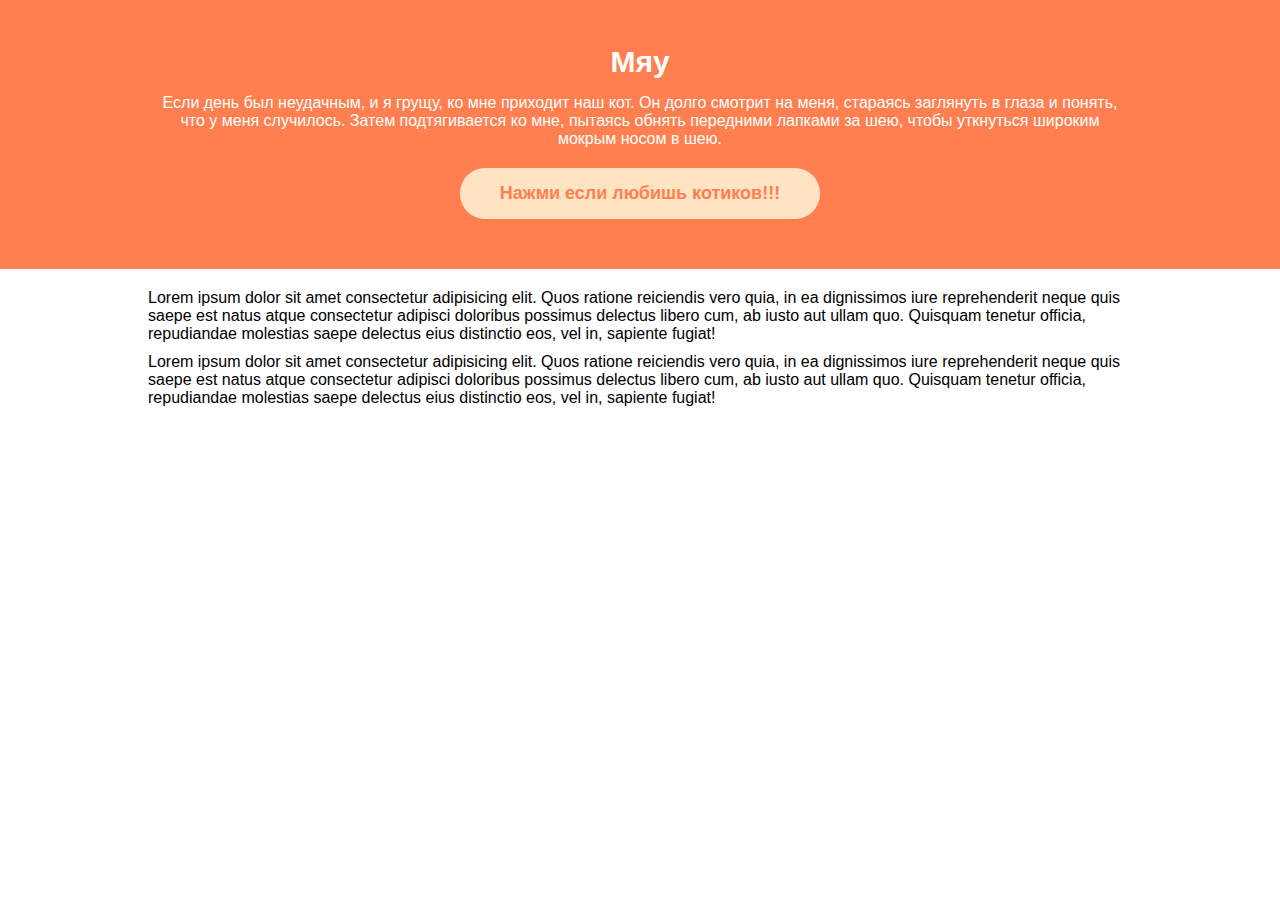
<file: js10/1/index.html>
<!DOCTYPE html>
<html lang="en">
<head>
    <meta charset="UTF-8">
    <meta http-equiv="X-UA-Compatible" content="IE=edge">
    <meta name="viewport" content="width=device-width, initial-scale=1.0">
    <title>Document</title>
    <link rel="stylesheet" href="style.css">
</head>
<body>
    <section class="head">
        <div class="container">
            <h1>Мяу</h1>
            <p>Если день был неудачным, и я грущу, ко мне приходит наш кот. Он долго смотрит на меня, стараясь заглянуть в глаза и понять, что у меня случилось. Затем подтягивается ко мне, пытаясь обнять передними лапками за шею, чтобы уткнуться широким мокрым носом в шею.</p>
            <button class="popup-btn" id="call-back">Нажми если любишь котиков!!!</button>
        </div>
    </section>
    <section class="main">
        <div class="container">
            <p>Lorem ipsum dolor sit amet consectetur adipisicing elit. Quos ratione reiciendis vero quia, in ea dignissimos iure reprehenderit neque quis saepe est natus atque consectetur adipisci doloribus possimus delectus libero cum, ab iusto aut ullam quo. Quisquam tenetur officia, repudiandae molestias saepe delectus eius distinctio eos, vel in, sapiente fugiat!</p>
            <p>Lorem ipsum dolor sit amet consectetur adipisicing elit. Quos ratione reiciendis vero quia, in ea dignissimos iure reprehenderit neque quis saepe est natus atque consectetur adipisci doloribus possimus delectus libero cum, ab iusto aut ullam quo. Quisquam tenetur officia, repudiandae molestias saepe delectus eius distinctio eos, vel in, sapiente fugiat!</p>
        </div>
    </section>

    <div class="popup" id="popup">
        <div class="popup__content">
            <button class="popup__close">X</button>
            <h2>Спасибо что нажал:)</h2>
            <p>я тоже люблю котиков</p>
        </div>
    </div>

    <script src="./script.js"></script>
</body>
</html>
</file>
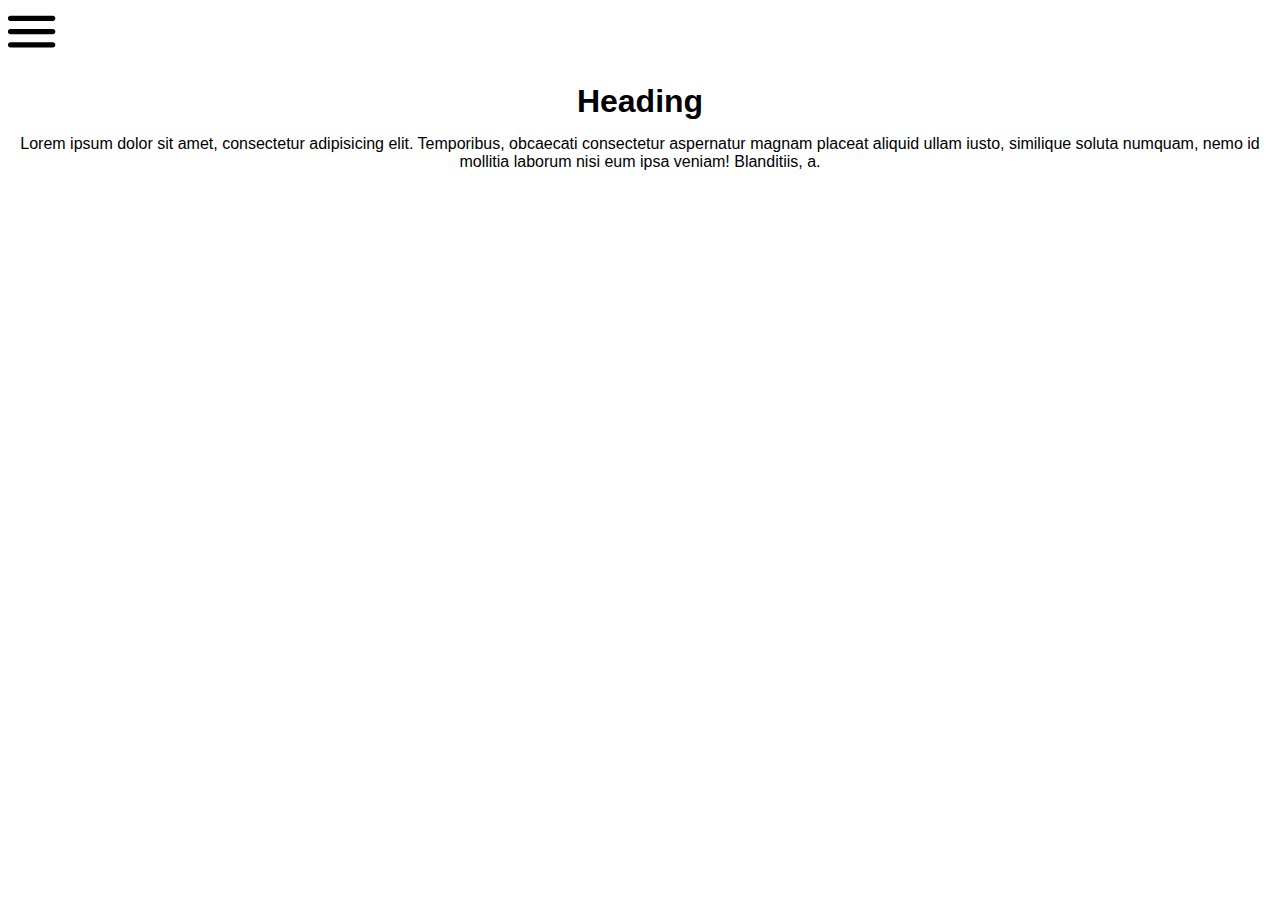
<file: js10/2/index.html>
<!DOCTYPE html>
<html lang="en">
<head>
    <meta charset="UTF-8">
    <meta http-equiv="X-UA-Compatible" content="IE=edge">
    <meta name="viewport" content="width=device-width, initial-scale=1.0">
    <title>Document</title>
    <link rel="stylesheet" href="style.css">
</head>
<body>
    <nav class="navigation">
        <button class="nav__close">X</button>
        <div class="links">
            <a href="#">О Нас</a>
            <a href="#">Услуги</a>
            <a href="#">Клиенты</a>
            <a href="#">Контакты</a>
        </div>
        
    </nav>   
    <main>
        <button class="burger-btn">
            <img src="./🦆 icon _menu_.svg" alt="">
        </button>
        <div class="main__content">
            <h1>Heading</h1>
            <p>Lorem ipsum dolor sit amet, consectetur adipisicing elit. Temporibus, obcaecati consectetur aspernatur magnam placeat aliquid ullam iusto, similique soluta numquam, nemo id mollitia laborum nisi eum ipsa veniam! Blanditiis, a.</p>
        </div>
        
    </main>
    
    <script src="./script.js"></script>
</body>
</html>
</file>
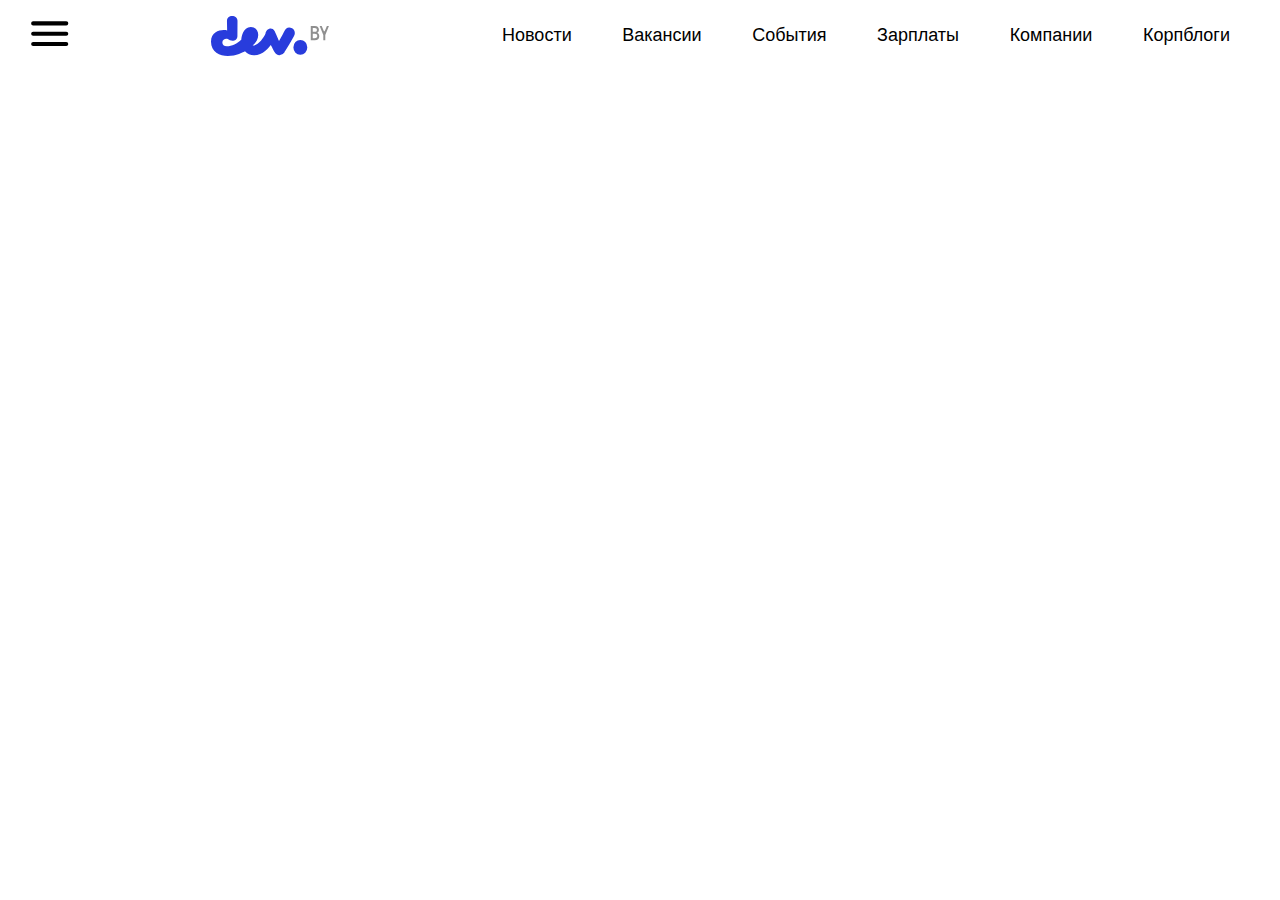
<file: js10/3/index.html>
<!DOCTYPE html>
<html lang="en">
<head>
    <meta charset="UTF-8">
    <meta http-equiv="X-UA-Compatible" content="IE=edge">
    <meta name="viewport" content="width=, initial-scale=1.0">
    <title>Document</title>
    <link rel="stylesheet" href="style.css">
</head>
<body>
    <nav>
        <div class="container">
            <div class="burger">
                <img src="./🦆 icon _menu_.svg" alt="" class="burger__btn">
                <p class="burger__close">X</p>
                <div class="burger__content">
                    <div class="search">
                        <input type="text"  placeholder="Поиск" class="text">
                        <button class="btn"><img src="./🦆 icon _search_.svg" alt=""></button>
                    </div>
                    <div class="links">
                        <a href="#">Новости</a>
                        <a href="#">Вакансии</a>
                        <a href="#">События</a>
                        <a href="#">Зарплаты</a>
                        <a href="#">Компании</a>
                        <a href="#">Корпблоги</a>
                    </div>
                </div>
            </div>
            <img src="./logo-0aa91f422da02eaeaf335ff6e5d655f70b42b6ef42dafe2b92315be056887b53.svg" alt="" class="logo">
            <div class="links">
                <a href="#">Новости</a>
                <a href="#">Вакансии</a>
                <a href="#">События</a>
                <a href="#">Зарплаты</a>
                <a href="#">Компании</a>
                <a href="#">Корпблоги</a>
            </div>
        </div>
    </nav>
    <script src="./script.js"></script>
</body>
</html>
</file>
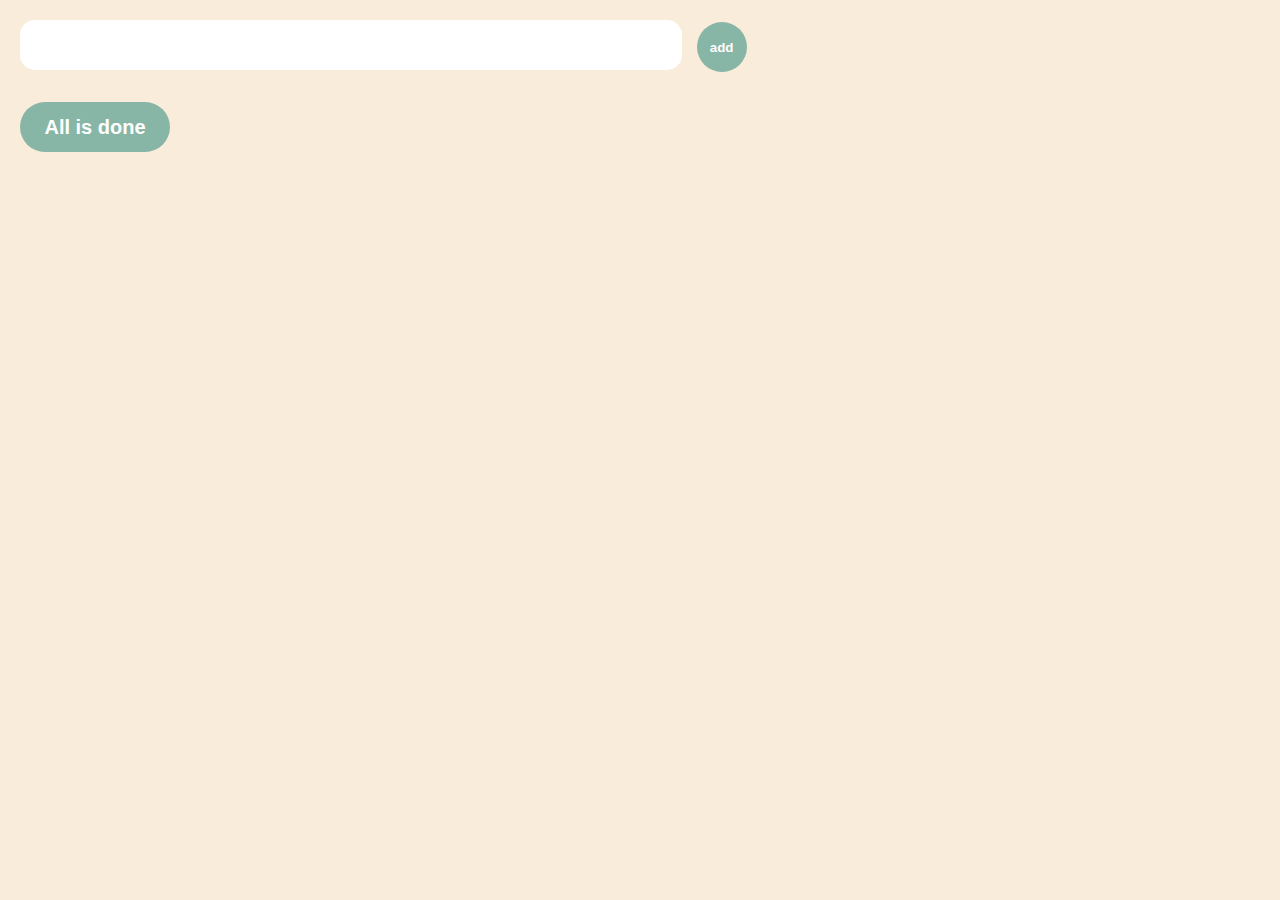
<file: js10/4/index.html>
<!DOCTYPE html>
<html lang="en">
<head>
    <meta charset="UTF-8">
    <meta http-equiv="X-UA-Compatible" content="IE=edge">
    <meta name="viewport" content="width=device-width, initial-scale=1.0">
    <title>Document</title>
    <link rel="stylesheet" href="style.css">
</head>
<body>
    <div class="container">
        <form>
            <input type="text" class="search">
            <input type="submit" value="add" class="btn">
        </form>
        <ul class="ul3">
        </ul>
        <button class="done">All is done</button>
    </div>
    <script src="./script.js"></script>
</body>
</html>
</file>
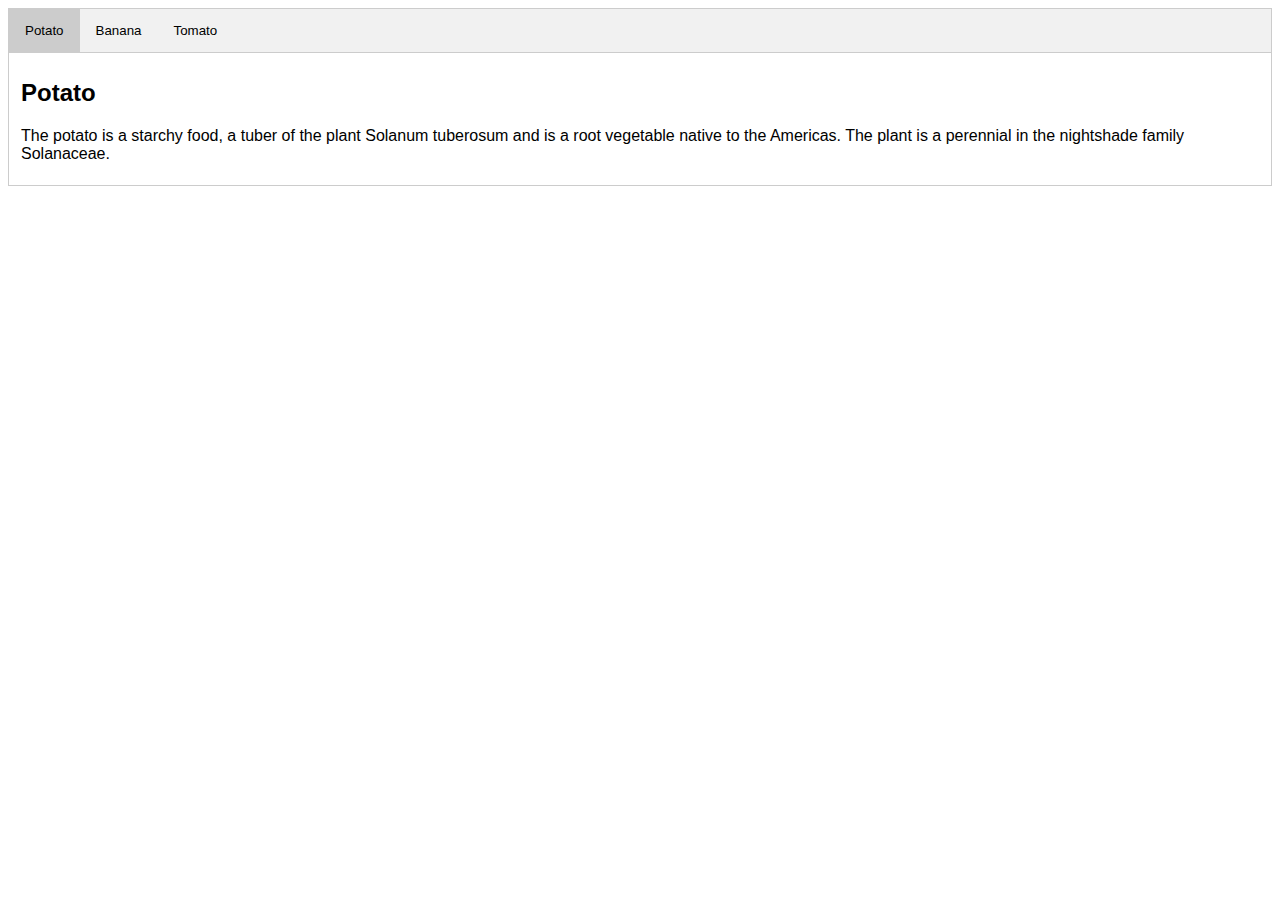
<file: js12/1/index.html>
<!DOCTYPE html>
<html lang="en">
<head>
    <meta charset="UTF-8">
    <meta http-equiv="X-UA-Compatible" content="IE=edge">
    <meta name="viewport" content="width=device-width, initial-scale=1.0">
    <title>Document</title>
    <link rel="stylesheet" href="style.css">
</head>
<body>

    <nav class="tabs">
        <button id="first" class="active">Potato</button>
        <button id="second" class>Banana</button>
        <button id="third" class>Tomato</button>
    </nav>
    <div id="first-content" class="tabcontent active">
        <h2>Potato</h2>
        <p>The potato is a starchy food, a tuber of the plant Solanum tuberosum and is a root vegetable native to the Americas. The plant is a perennial in the nightshade family Solanaceae.</p>
    </div>
    <div id="second-content" class="tabcontent">
        <h2>Banana</h2>
        <p>A banana is an elongated, edible fruit – botanically a berry[1][2] – produced by several kinds of large herbaceous flowering plants in the genus Musa.[3] In some countries, bananas used for cooking may be called "plantains", distinguishing them from dessert bananas. The fruit is variable in size, color, and firmness, but is usually elongated and curved, with soft flesh rich in starch covered with a rind, which may be green, yellow, red, purple, or brown when ripe. The fruits grow upward in clusters near the top of the plant. Almost all modern edible seedless (parthenocarp) bananas come from two wild species – Musa acuminata and Musa balbisiana. The scientific names of most cultivated bananas are Musa acuminata, Musa balbisiana, and Musa × paradisiaca for the hybrid Musa acuminata × M. balbisiana, depending on their genomic constitution. The old scientific name for this hybrid, Musa sapientum, is no longer used.</p>
    </div>
    <div id="third-content" class="tabcontent">
        <h2>Tomato</h2>
        <p>The tomato (/təmeɪtoʊ/ or /təmɑːtoʊ/) is the edible berry of the plant Solanum lycopersicum,[1][2] commonly known as the tomato plant. The species originated in western South America, Mexico, and Central America.[2][3] The Mexican Nahuatl word tomatl gave rise to the Spanish word tomate, from which the English word tomato derived.[3][4] Its domestication and use as a cultivated food may have originated with the indigenous peoples of Mexico.[2][5] The Aztecs used tomatoes in their cooking at the time of the Spanish conquest of the Aztec Empire, and after the Spanish encountered the tomato for the first time after their contact with the Aztecs, they brought the plant to Europe, in a widespread transfer of plants known as the Columbian exchange. From there, the tomato was introduced to other parts of the European-colonized world during the 16th century.</p>
    </div>



    <script src="./script.js"></script>
</body>
</html>
</file>
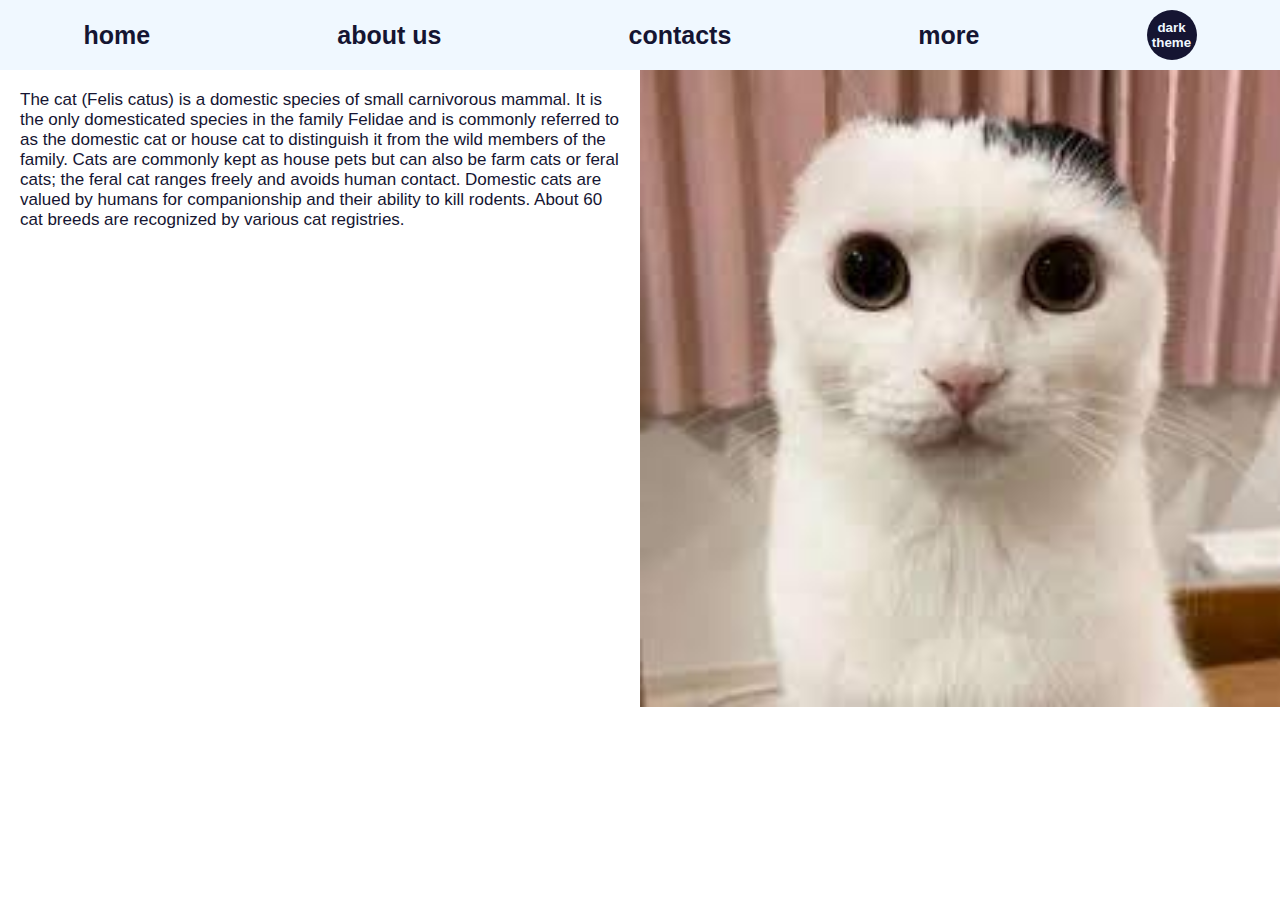
<file: js12/2/index.html>
<!DOCTYPE html>
<html lang="en">
<head>
    <meta charset="UTF-8">
    <meta http-equiv="X-UA-Compatible" content="IE=edge">
    <meta name="viewport" content="width=device-width, initial-scale=1.0">
    <title>Document</title>
    <link rel="stylesheet" href="style.css">
</head>
<body>
    
    <nav>
        <div class="links">
            <a href="#">home</a>
            <a href="#">about us</a>
            <a href="#">contacts</a>
            <a href="#">more</a>
        </div>
        <button class="theme-btn light" >dark theme</button>
    </nav>

    <section class="info dark">
        <div class="text">
            <p>The cat (Felis catus) is a domestic species of small carnivorous mammal. It is the only domesticated species in the family Felidae and is commonly referred to as the domestic cat or house cat to distinguish it from the wild members of the family. Cats are commonly kept as house pets but can also be farm cats or feral cats; the feral cat ranges freely and avoids human contact. Domestic cats are valued by humans for companionship and their ability to kill rodents. About 60 cat breeds are recognized by various cat registries. </p>
        </div>
        <div class="img">
            <img src="./cat.jpg" alt="">
        </div>
    </section>


    <script src="./script.js"></script>
</body>
</html>
</file>
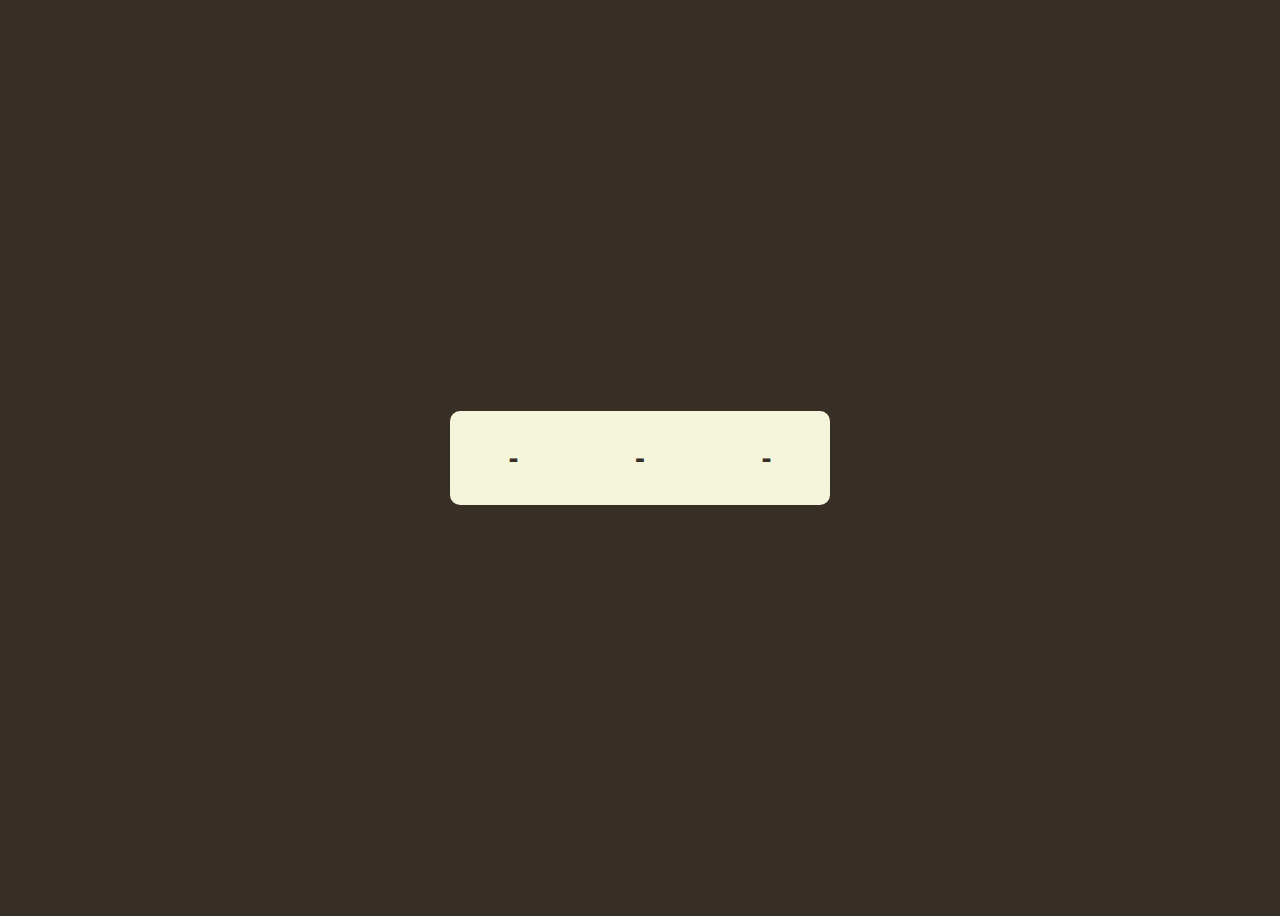
<file: js12/3.1/index.html>
<!DOCTYPE html>
<html lang="en">
<head>
    <meta charset="UTF-8">
    <meta http-equiv="X-UA-Compatible" content="IE=edge">
    <meta name="viewport" content="width=device-width, initial-scale=1.0">
    <title>Document</title>
    <link rel="stylesheet" href="style.css">
</head>
<body>
    <div class="clocks">
        <p class="hour">-</p>
        <p class="min">-</p>
        <p class="sec">-</p>
    </div>
    <script src="./script.js"></script>
</body>
</html>
</file>
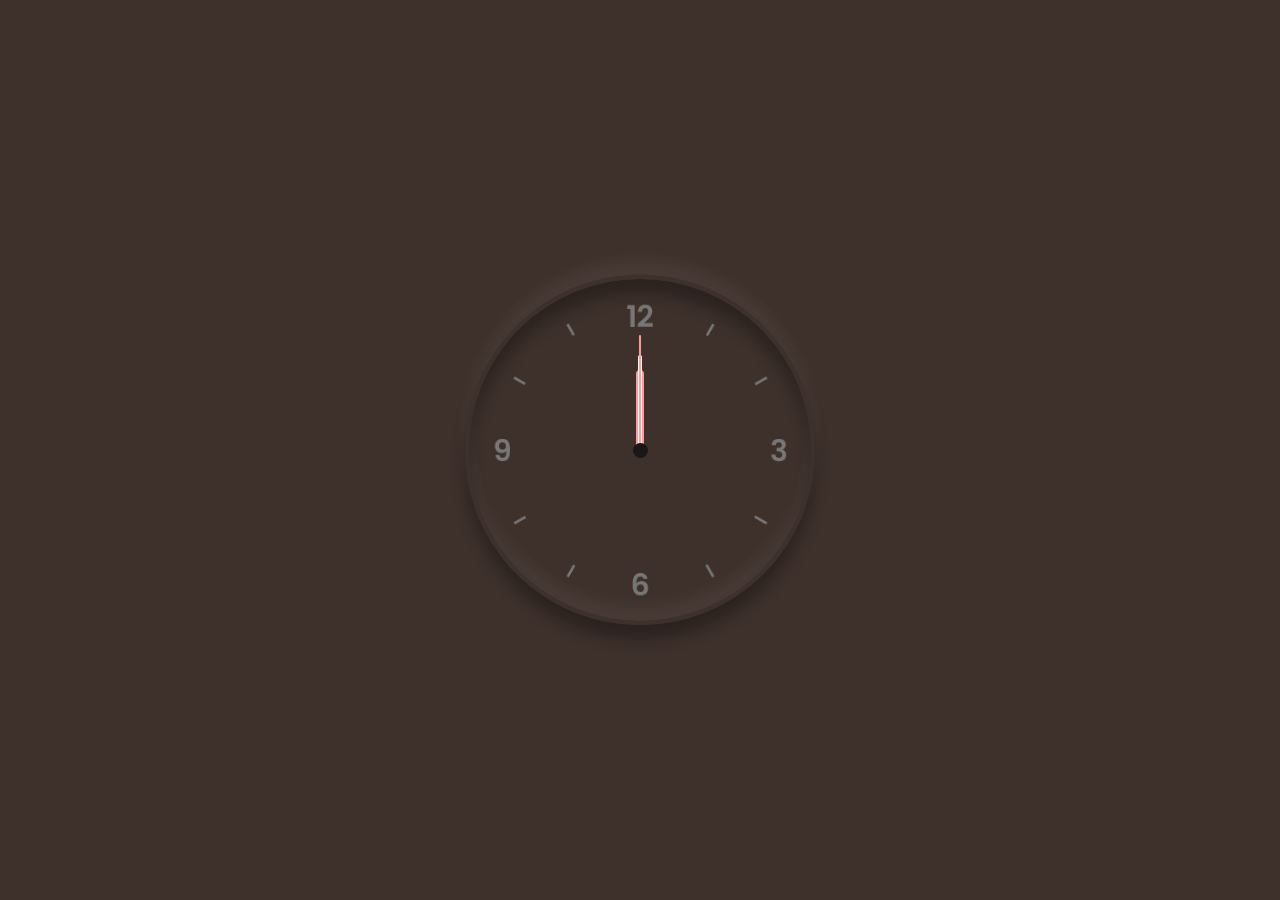
<file: js12/3.2/index.html>
<!DOCTYPE html>
<html lang="en">
<head>
    <meta charset="UTF-8">
    <meta http-equiv="X-UA-Compatible" content="IE=edge">
    <meta name="viewport" content="width=device-width, initial-scale=1.0">
    <title>Document</title>
    <link rel="stylesheet" href="style.css">
</head>
<body>
    <!-- тут можно даже не смотреть, я просто код с видео списала:( -->
    <div class="clock">
        <div class="hour">
            <div class="hr" id="hr"></div>
        </div>
        <div class="min">
            <div class="mn" id="mn"></div>
        </div>
        <div class="sec">
            <div class="sc" id="sc"></div>
        </div>
    </div>

    <script src="./script.js"></script>
</body>
</html>
</file>
<file: js10/1/style.css>
* {
  margin: 0;
  padding: 0;
  -webkit-box-sizing: border-box;
          box-sizing: border-box;
}

.head {
  background-color: coral;
  padding: 30px;
  width: 100%;
}
.head .container {
  margin: auto;
  width: 80%;
}
.head h1 {
  text-align: center;
  font-size: 30px;
  font-family: "Gill Sans", "Gill Sans MT", Calibri, "Trebuchet MS", sans-serif;
  color: white;
  margin: 15px;
}
.head p {
  text-align: center;
  font-size: 16px;
  font-family: "Gill Sans", "Gill Sans MT", Calibri, "Trebuchet MS", sans-serif;
  color: white;
}
.head .popup-btn {
  padding: 15px 40px;
  display: block;
  margin: 20px auto;
  border: none;
  border-radius: 25px;
  background-color: bisque;
  color: coral;
  font-size: 18px;
  font-weight: bold;
  font-family: "Gill Sans", "Gill Sans MT", Calibri, "Trebuchet MS", sans-serif;
}

.main .container {
  width: 80%;
  margin: auto;
  padding: 20px;
}
.main .container p {
  font-size: 16px;
  font-family: "Gill Sans", "Gill Sans MT", Calibri, "Trebuchet MS", sans-serif;
  padding-bottom: 10px;
}

.popup {
  width: 100%;
  height: 100%;
  position: fixed;
  top: 0px;
  right: 0px;
  background-color: rgba(0, 0, 0, 0.538);
  display: -webkit-box;
  display: -ms-flexbox;
  display: flex;
  -webkit-box-align: center;
      -ms-flex-align: center;
          align-items: center;
  -webkit-box-pack: center;
      -ms-flex-pack: center;
          justify-content: center;
  visibility: hidden;
  opacity: 0;
  -webkit-transition: 0.8s;
  transition: 0.8s;
}
.popup .popup__content {
  width: 40%;
  height: 200px;
  background-color: antiquewhite;
  border-radius: 10px;
  position: relative;
  text-align: center;
  padding-top: 60px;
}
.popup .popup__content .popup__close {
  position: absolute;
  top: 0;
  right: 0;
  width: 20px;
  border: none;
  background: none;
  color: coral;
  font-weight: 900;
  font-family: sans-serif;
}

.popup.opened {
  visibility: visible;
  opacity: 1;
}
</file>
<file: js10/2/style.css>
* {
  margin: 0;
  padding: 0;
  -webkit-box-sizing: border-box;
          box-sizing: border-box;
}

.navigation {
  -webkit-transition: 0.3s;
  transition: 0.3s;
  position: fixed;
  width: 0;
  height: 100%;
  overflow-x: hidden;
  background-color: #161832;
}
.navigation .opened {
  width: 250px;
}
.navigation .nav__close {
  position: absolute;
  top: 0;
  right: 0;
  width: 50px;
  border: none;
  background: none;
  color: white;
  font-weight: 900;
  font-family: sans-serif;
  font-size: 25px;
}
.navigation .links {
  display: -webkit-box;
  display: -ms-flexbox;
  display: flex;
  -webkit-box-orient: vertical;
  -webkit-box-direction: normal;
      -ms-flex-direction: column;
          flex-direction: column;
  height: 30%;
  -ms-flex-pack: distribute;
      justify-content: space-around;
  margin: 20px;
  text-align: left;
}
.navigation .links a {
  text-decoration: none;
  font-size: 26px;
  font-family: "Gill Sans", "Gill Sans MT", Calibri, "Trebuchet MS", sans-serif;
  padding-bottom: 10px;
  color: white;
}

.opened-nav {
  width: 250px;
}

main {
  -webkit-transition: 0.3s;
  transition: 0.3s;
}
main .main__content {
  text-align: center;
  padding: 15px;
}
main .main__content h1 {
  font-family: sans-serif;
  padding-bottom: 15px;
}
main .main__content p {
  font-family: sans-serif;
}
main .burger-btn {
  border: none;
  background: none;
}
main .opened {
  visibility: hidden;
}

.opened-main {
  margin-left: 250px;
}
</file>
<file: js10/3/style.css>
* {
  margin: 0;
  padding: 0;
  -webkit-box-sizing: border-box;
          box-sizing: border-box;
}

nav {
  width: 100%;
}
nav .container {
  margin: auto 25px;
  display: -webkit-box;
  display: -ms-flexbox;
  display: flex;
  -webkit-box-pack: justify;
      -ms-flex-pack: justify;
          justify-content: space-between;
  -webkit-box-align: center;
      -ms-flex-align: center;
          align-items: center;
  position: relative;
}
nav .container .logo {
  width: 130px;
  height: 40px;
}
nav .container .burger {
  position: relative;
}
nav .container .burger .burger__btn {
  width: 50px;
}
nav .container .burger .burger__btn .opened {
  visibility: hidden;
}
nav .container .burger .burger__content {
  visibility: hidden;
  display: none;
  position: absolute;
  width: 400px;
  height: 270px;
  border-radius: 10px;
  background-color: #eeeeee;
}
nav .container .burger .burger__content .search {
  width: 100%;
  display: -webkit-box;
  display: -ms-flexbox;
  display: flex;
  border-bottom: 1px rgb(175, 175, 175) solid;
}
nav .container .burger .burger__content .search .text {
  width: 90%;
  background: none;
  border: none;
  padding: 15px;
  font-size: 15px;
  border: none;
  outline: none;
}
nav .container .burger .burger__content .search .btn {
  display: -webkit-box;
  display: -ms-flexbox;
  display: flex;
  -webkit-box-align: center;
      -ms-flex-align: center;
          align-items: center;
  background: none;
  border: none;
}
nav .container .burger .burger__content .search .btn img {
  width: 50%;
}
nav .container .burger .burger__content .links {
  display: -webkit-box;
  display: -ms-flexbox;
  display: flex;
  -webkit-box-orient: vertical;
  -webkit-box-direction: normal;
      -ms-flex-direction: column;
          flex-direction: column;
  -ms-flex-preferred-size: 60%;
      flex-basis: 60%;
  -webkit-box-pack: justify;
      -ms-flex-pack: justify;
          justify-content: space-between;
  margin: 20px;
}
nav .container .burger .burger__content .links a {
  padding: 5px;
  text-decoration: none;
  color: black;
  font-family: sans-serif;
  font-size: 18px;
}
nav .container .burger .opened {
  visibility: visible;
  display: block;
}
nav .container .burger .opened__btn {
  display: none;
}
nav .container .burger .burger__close {
  position: absolute;
  top: 0;
  left: 0;
  font-size: 50px;
  font-family: Verdana, Geneva, Tahoma, sans-serif;
  visibility: hidden;
}
nav .container .burger .opened__close {
  visibility: visible;
  position: relative;
}
nav .container .links {
  display: -webkit-box;
  display: -ms-flexbox;
  display: flex;
  -ms-flex-preferred-size: 60%;
      flex-basis: 60%;
  -webkit-box-pack: justify;
      -ms-flex-pack: justify;
          justify-content: space-between;
  margin: 20px;
}
nav .container .links a {
  padding: 5px;
  text-decoration: none;
  color: black;
  font-family: sans-serif;
  font-size: 18px;
}
</file>
<file: js10/4/style.css>
* {
  margin: 0;
  padding: 0;
  -webkit-box-sizing: border-box;
          box-sizing: border-box;
}

body {
  background-color: #faecda;
  font-family: sans-serif;
  margin: 20px;
}

.container {
  width: 60%;
}

form .search {
  width: 89%;
  height: 50px;
  border-radius: 15px;
  border: none;
  outline: none;
  padding: 10px 15px;
  font-size: 20px;
  font-weight: 600;
}
form .btn {
  width: 50px;
  height: 50px;
  border-radius: 50px;
  border: none;
  background-color: #87b5a6;
  color: white;
  font-weight: 600;
  margin-left: 10px;
}

ul {
  width: 100%;
  font-size: 20px;
  font-weight: 600;
  padding-top: 30px;
}
ul li {
  list-style: none;
  width: 100%;
  margin-bottom: 40px;
}
ul li .checkbox {
  margin-right: 20px;
}
ul li button {
  border: none;
  border-radius: 50px;
  width: 50px;
  height: 50px;
  font-size: 20px;
  float: right;
  background-color: #87b5a6;
  color: white;
  font-weight: 600;
}

.done {
  border: none;
  border-radius: 50px;
  width: 150px;
  height: 50px;
  font-size: 20px;
  float: left;
  background-color: #87b5a6;
  color: white;
  font-weight: 600;
}
</file>
<file: js12/1/style.css>
.tabs {
  overflow: hidden;
  border: 1px solid #ccc;
  background-color: #f1f1f1;
  display: -webkit-box;
  display: -ms-flexbox;
  display: flex;
}
.tabs button {
  background-color: inherit;
  border: none;
  outline: none;
  cursor: pointer;
  padding: 14px 16px;
  -webkit-transition: 0.3s;
  transition: 0.3s;
}

.tabs button:hover {
  background-color: #ddd;
}

.tabs button.active {
  background-color: #ccc;
}

.tabcontent {
  display: none;
  padding: 6px 12px;
  border: solid 1px #ccc;
  border-top: none;
  font-family: sans-serif;
}

.tabcontent.active {
  display: block;
}
</file>
<file: js12/2/style.css>
* {
  padding: 0;
  margin: 0;
  -webkit-box-sizing: border-box;
          box-sizing: border-box;
}

body {
  background-color: white;
}

nav {
  width: 100%;
  height: 70px;
  display: -webkit-box;
  display: -ms-flexbox;
  display: flex;
  -ms-flex-pack: distribute;
      justify-content: space-around;
  -webkit-box-align: center;
      -ms-flex-align: center;
          align-items: center;
  background-color: aliceblue;
}
nav .links {
  width: 70%;
  display: -webkit-box;
  display: -ms-flexbox;
  display: flex;
  -webkit-box-pack: justify;
      -ms-flex-pack: justify;
          justify-content: space-between;
}
nav .links a {
  text-decoration: none;
  color: #151532;
  font-size: 25px;
  font-family: sans-serif;
  font-weight: 700;
}
nav .theme-btn {
  border: none;
  border-radius: 50px;
  width: 50px;
  height: 50px;
  background-color: #151532;
  color: aliceblue;
  font-family: sans-serif;
  font-weight: 600;
  cursor: pointer;
}

section {
  display: -webkit-box;
  display: -ms-flexbox;
  display: flex;
}
section .text {
  width: 50%;
}
section .text p {
  font-size: 17px;
  padding: 20px;
  font-family: sans-serif;
  color: #151532;
}
section .img {
  width: 50%;
}
section .img img {
  width: 100%;
}

body.dark {
  background-color: #24243c;
}
body.dark p {
  color: aliceblue;
}
body.dark nav {
  background-color: #151532;
}
body.dark nav a {
  color: aliceblue;
}
body.dark .theme-btn {
  background-color: aliceblue;
  color: #151532;
}
</file>
<file: js12/3.1/style.css>
body {
  display: -webkit-box;
  display: -ms-flexbox;
  display: flex;
  -webkit-box-pack: center;
      -ms-flex-pack: center;
          justify-content: center;
  -webkit-box-align: center;
      -ms-flex-align: center;
          align-items: center;
  height: 100vh;
  background-color: #372f25;
}

.clocks {
  display: -webkit-box;
  display: -ms-flexbox;
  display: flex;
  -ms-flex-pack: distribute;
      justify-content: space-around;
  -webkit-box-align: center;
      -ms-flex-align: center;
          align-items: center;
  width: 30%;
  background-color: beige;
  border-radius: 10px;
}
.clocks p {
  font-size: 30px;
  font-family: "Franklin Gothic Medium", "Arial Narrow", Arial, sans-serif;
  font-weight: 600;
  color: #372f25;
}
</file>
<file: js12/3.2/style.css>
* {
  padding: 0;
  margin: 0;
  -webkit-box-sizing: border-box;
          box-sizing: border-box;
}

body {
  display: -webkit-box;
  display: -ms-flexbox;
  display: flex;
  -webkit-box-pack: center;
      -ms-flex-pack: center;
          justify-content: center;
  -webkit-box-align: center;
      -ms-flex-align: center;
          align-items: center;
  min-height: 100vh;
  background: #3e312c;
}

.clock {
  width: 350px;
  height: 350px;
  display: -webkit-box;
  display: -ms-flexbox;
  display: flex;
  -webkit-box-pack: center;
      -ms-flex-pack: center;
          justify-content: center;
  -webkit-box-align: center;
      -ms-flex-align: center;
          align-items: center;
  background: url(./clock-back.png);
  background-size: cover;
  border-radius: 50%;
  border: 4px solid #3e312c;
  -webkit-box-shadow: 0 -15px 15px rgba(255, 255, 255, 0.05), inset 0 -15px 15px rgba(255, 255, 255, 0.05), 0 15px 15px rgba(0, 0, 0, 0.3), inset 0 15px 15px rgba(0, 0, 0, 0.3);
          box-shadow: 0 -15px 15px rgba(255, 255, 255, 0.05), inset 0 -15px 15px rgba(255, 255, 255, 0.05), 0 15px 15px rgba(0, 0, 0, 0.3), inset 0 15px 15px rgba(0, 0, 0, 0.3);
}
.clock .hour, .clock .min, .clock .sec {
  position: absolute;
}
.clock .hour .hr {
  width: 160px;
  height: 160px;
}
.clock .min .mn {
  width: 190px;
  height: 190px;
}
.clock .sec .sc {
  width: 230px;
  height: 230px;
}

.hr, .mn, .sc {
  display: -webkit-box;
  display: -ms-flexbox;
  display: flex;
  -webkit-box-pack: center;
      -ms-flex-pack: center;
          justify-content: center;
}

.clock:before {
  content: "";
  position: absolute;
  width: 15px;
  height: 15px;
  background: #191717;
  border-radius: 50%;
  z-index: 100000;
}

.hr:before {
  content: "";
  position: absolute;
  width: 8px;
  height: 80px;
  background: #ff9b9b;
  border-radius: 6px 6px 0 0;
  z-index: 10;
}

.mn:before {
  content: "";
  position: absolute;
  width: 4px;
  height: 90px;
  background: #fff;
  border-radius: 6px 6px 0 0;
  z-index: 10;
}

.sc:before {
  content: "";
  position: absolute;
  width: 2px;
  height: 120px;
  background: #ff9b9b;
  border-radius: 6px 6px 0 0;
  z-index: 12;
}
</file>
